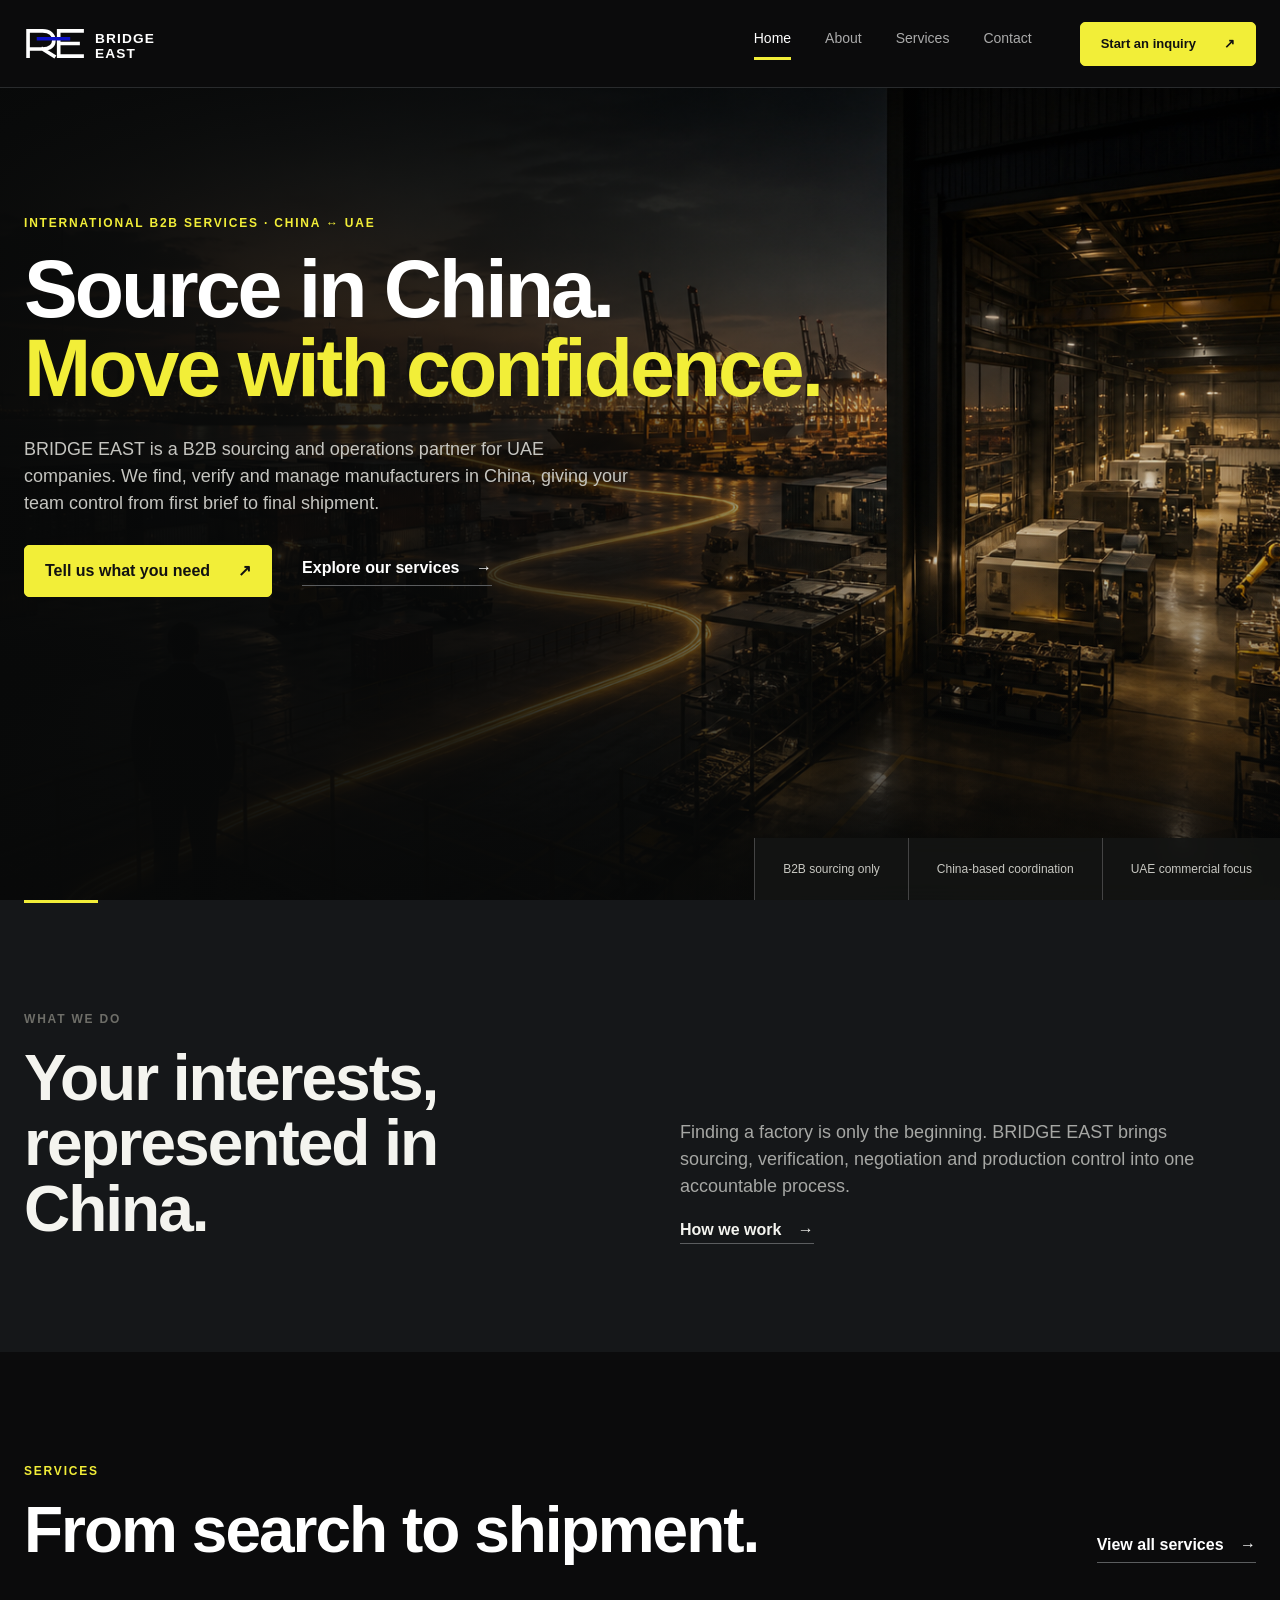
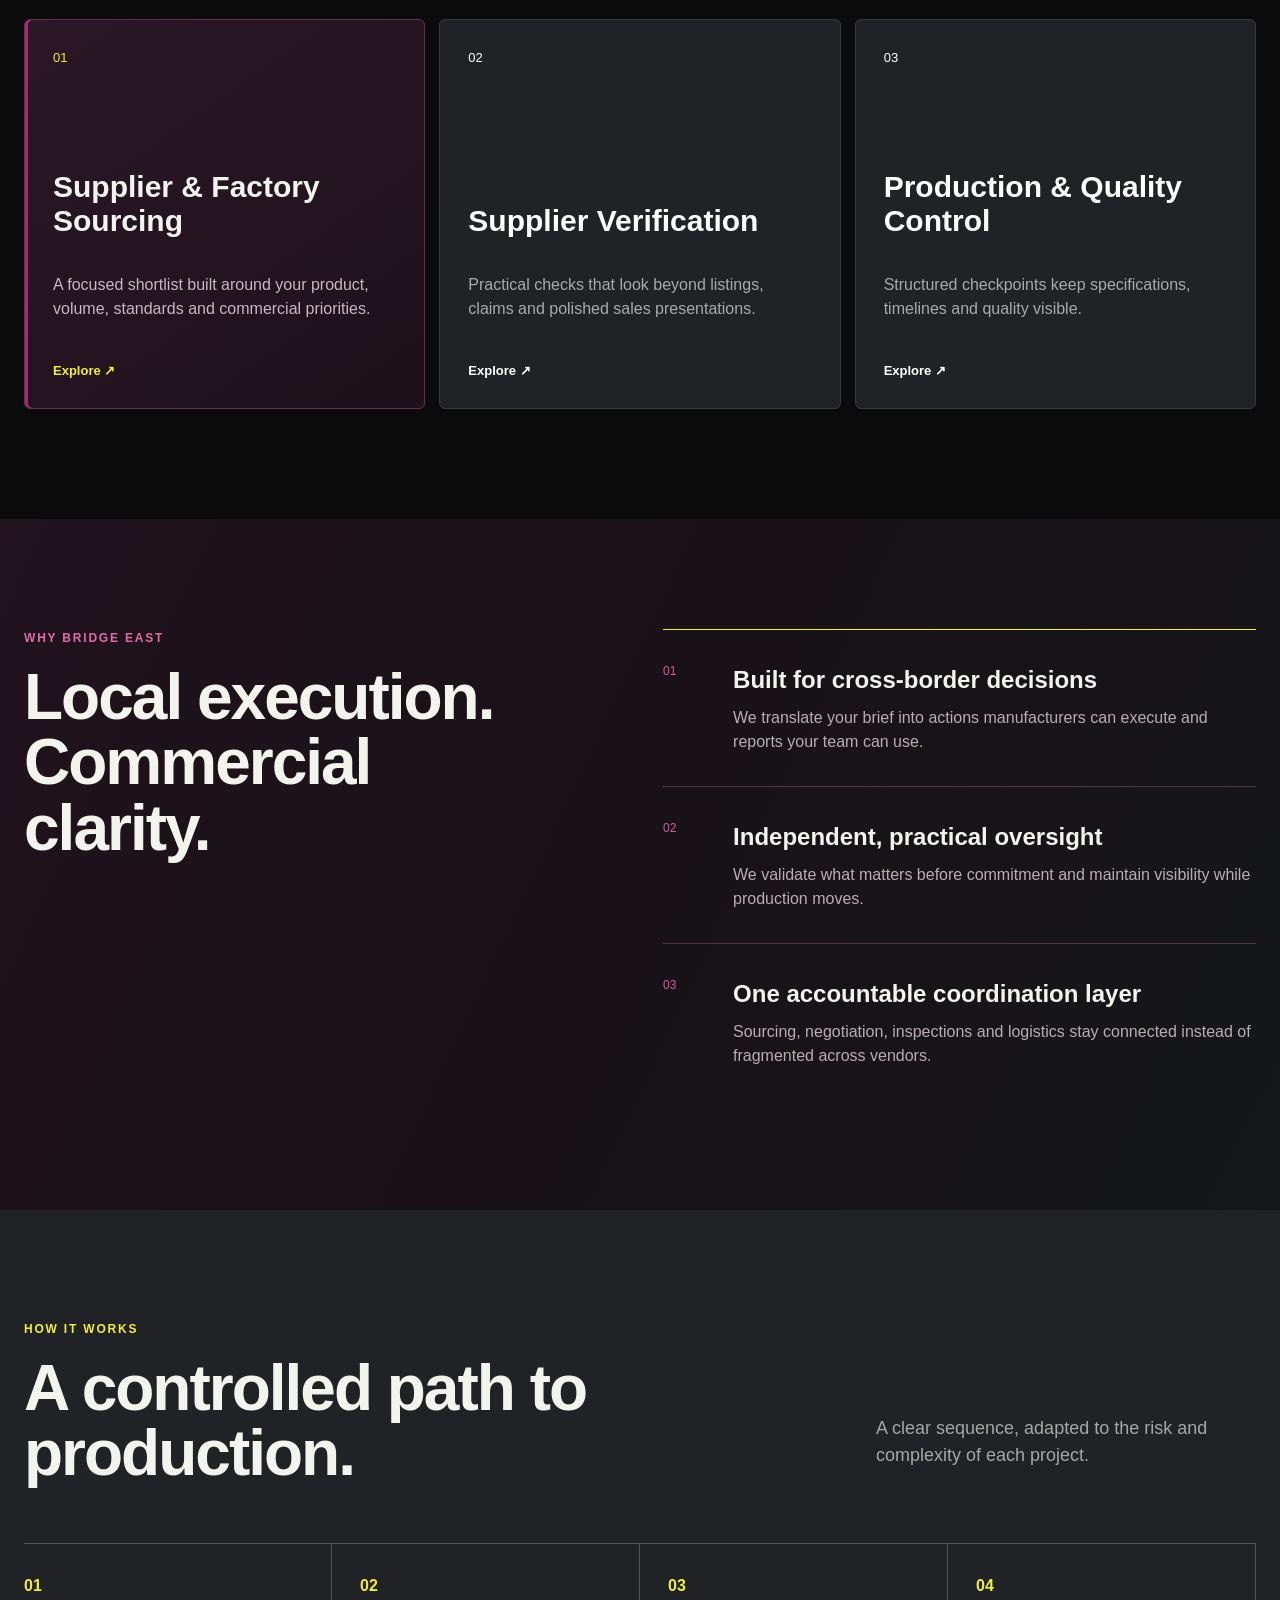
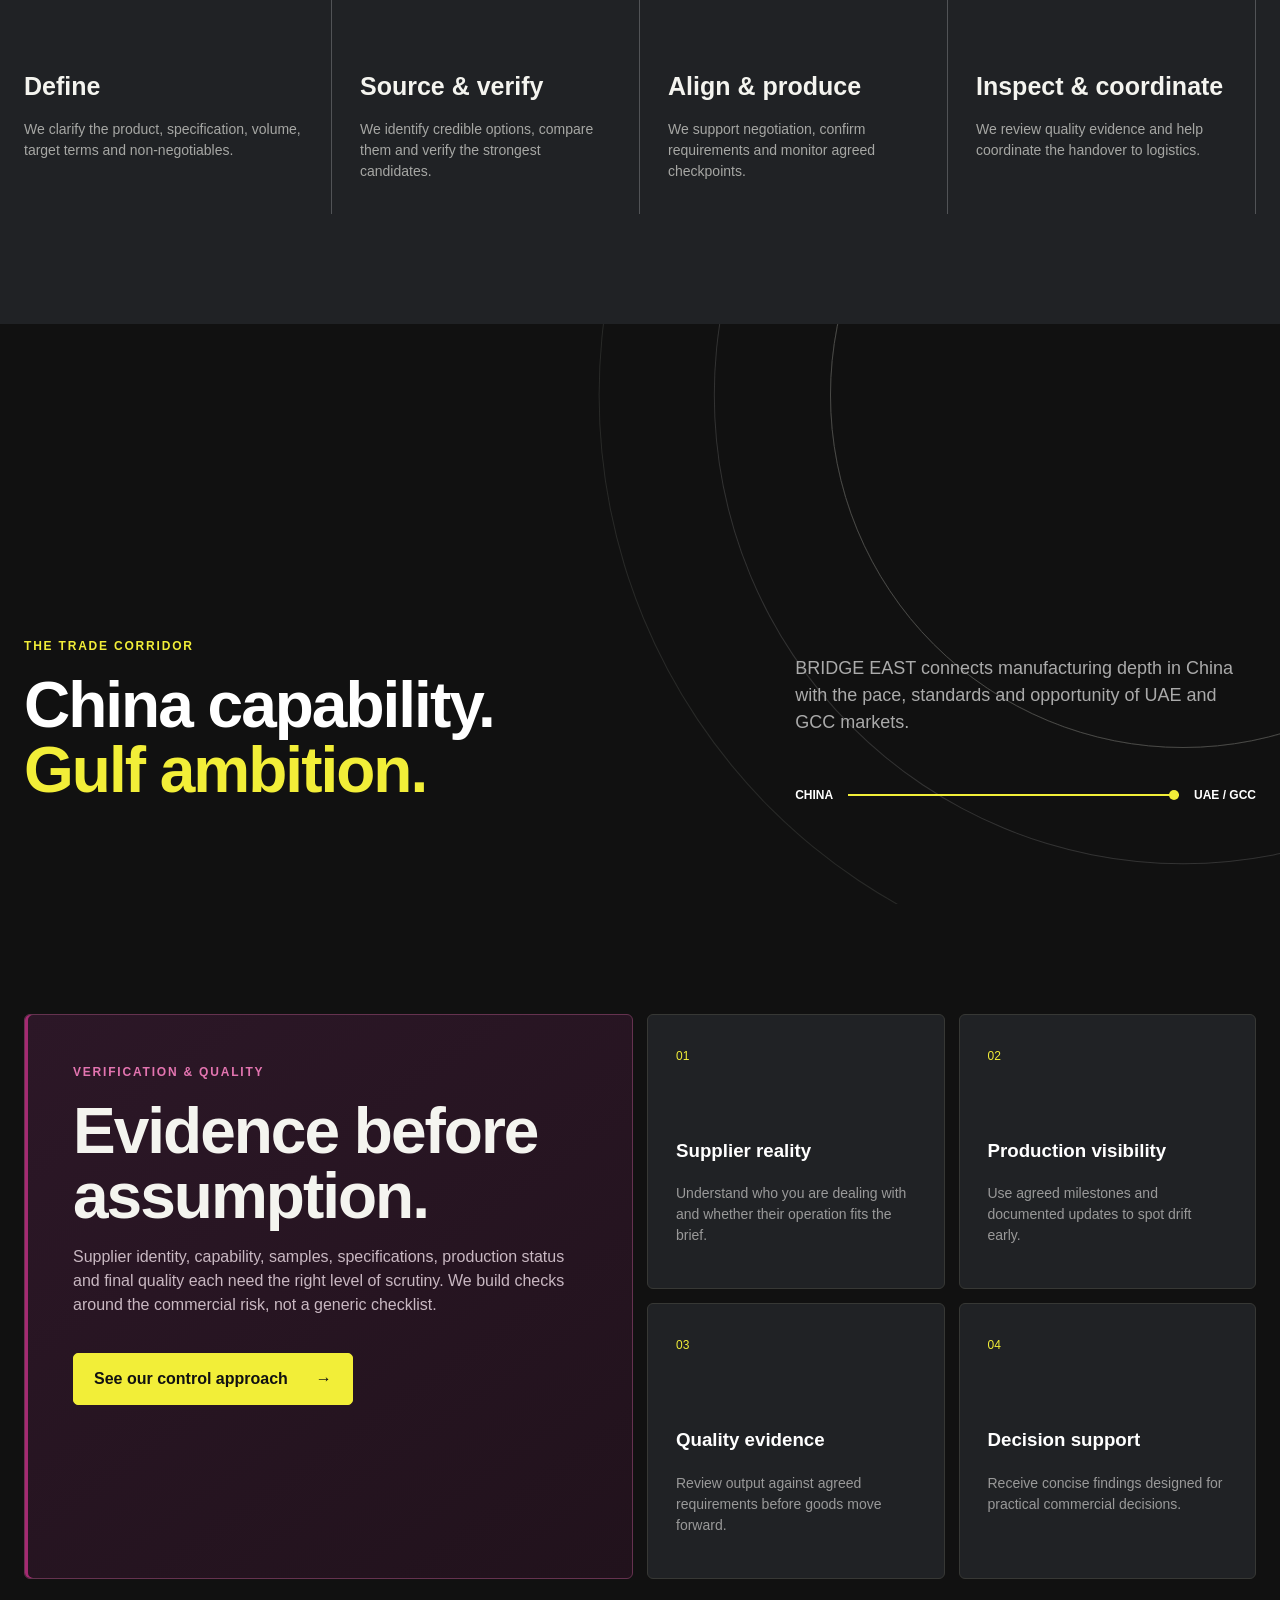
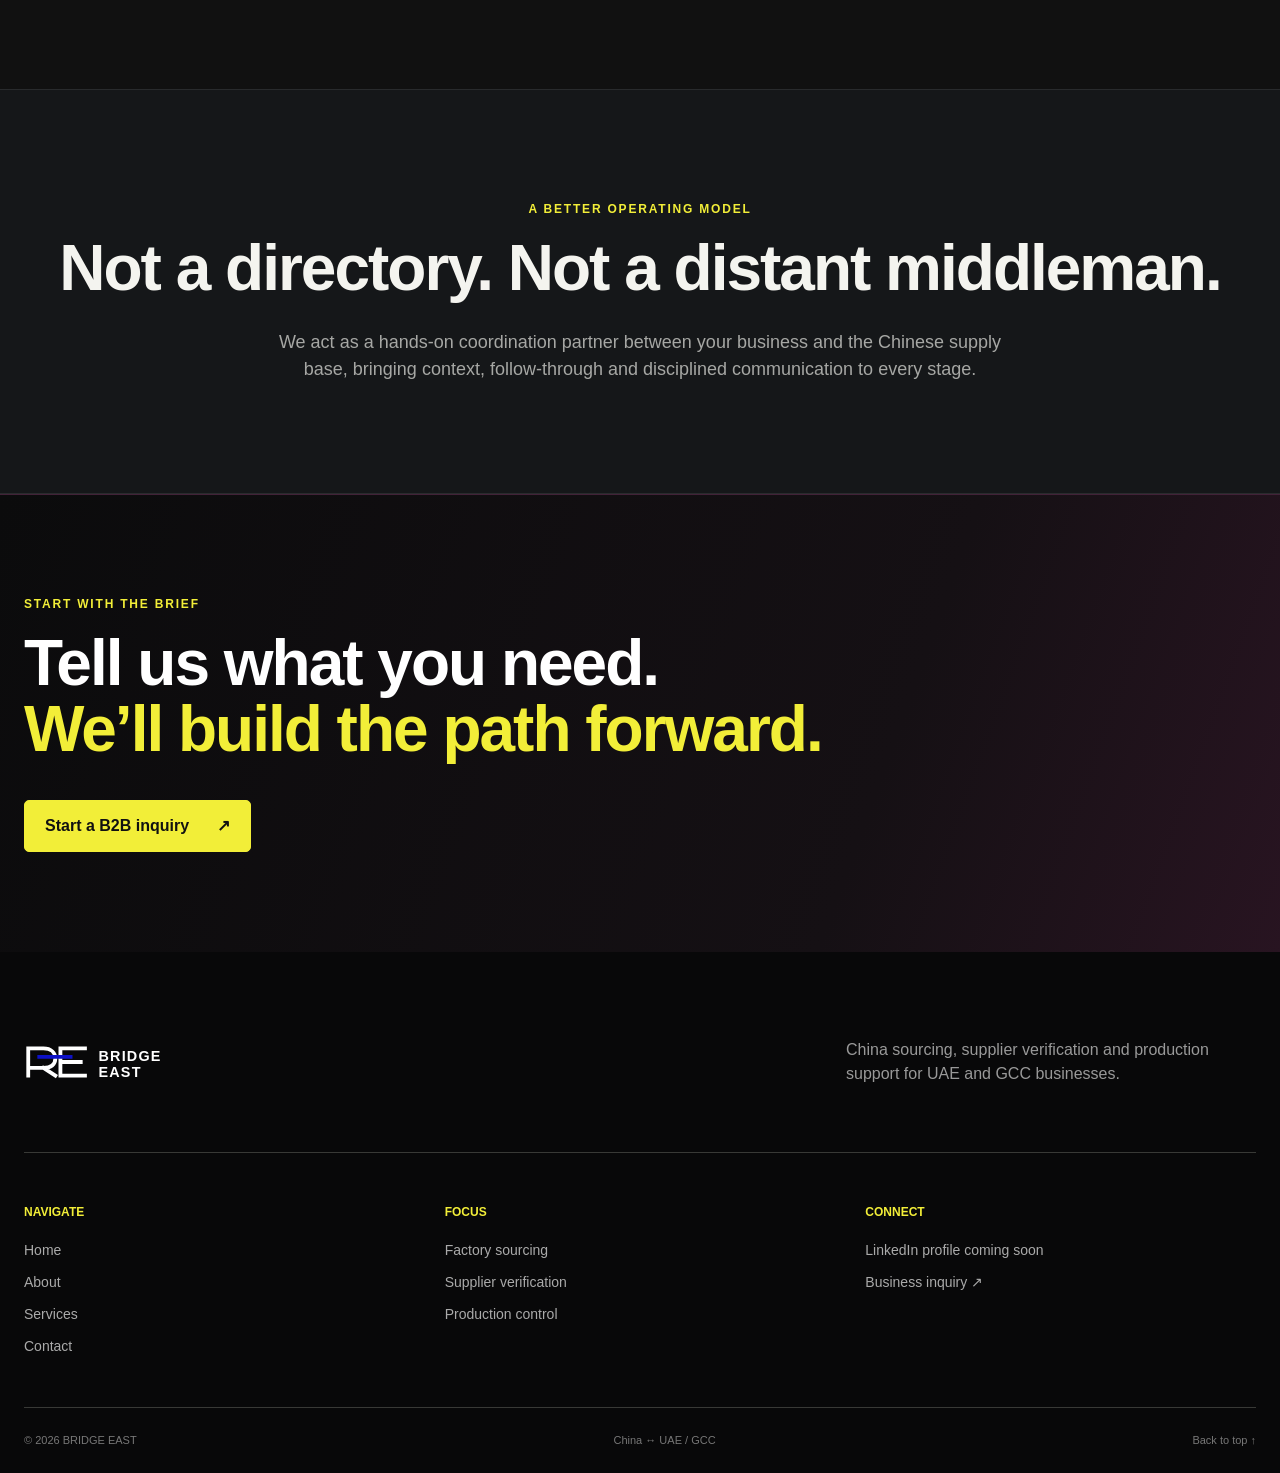
<file: index.html>
<!doctype html><html lang="en"><head><meta charset="utf-8"><meta name="viewport" content="width=device-width,initial-scale=1"><title>Bridge East | China Sourcing & Supplier Verification for UAE and GCC</title><meta name="description" content="Bridge East finds, verifies and manages manufacturers in China for B2B buyers in the UAE and GCC."><meta property="og:title" content="Bridge East | China to UAE/GCC"><meta property="og:description" content="Confident sourcing, verification and production oversight in China."><meta property="og:type" content="website"><link rel="icon" href="assets/favicon.svg"><link rel="stylesheet" href="styles.css"></head><body>
<header class="header"><a class="logo" href="index.html" aria-label="Bridge East home"><img src="assets/logo.svg" alt="Bridge East"></a><nav class="nav" aria-label="Primary"><a class="active" href="index.html">Home</a><a href="about.html">About</a><a href="services.html">Services</a><a href="contact.html">Contact</a></nav><a class="button button-small desktop-cta" href="contact.html">Start an inquiry <span>↗</span></a><button class="menu-toggle" aria-label="Open menu" aria-expanded="false"><span></span><span></span></button></header>
<main><section class="hero"><img class="hero-image" src="assets/bridge-east-hero.png" alt="Manufacturing, port logistics and a Gulf city connected by a luminous route"><div class="hero-shade"></div><div class="hero-content"><p class="kicker light">International B2B services · China ↔ UAE</p><h1>Source in China.<br><em>Move with confidence.</em></h1><p>BRIDGE EAST is a B2B sourcing and operations partner for UAE companies. We find, verify and manage manufacturers in China, giving your team control from first brief to final shipment.</p><div class="hero-actions"><a class="button" href="contact.html">Tell us what you need <span>↗</span></a><a class="text-link light" href="services.html">Explore our services <span>→</span></a></div></div><div class="hero-proof"><span>B2B sourcing only</span><span>China-based coordination</span><span>UAE commercial focus</span></div></section>
<section class="section intro-band"><div><p class="kicker">What we do</p><h2>Your interests,<br>represented in China.</h2></div><div class="lead-copy"><p>Finding a factory is only the beginning. BRIDGE EAST brings sourcing, verification, negotiation and production control into one accountable process.</p><a class="text-link" href="about.html">How we work <span>→</span></a></div></section>
<section class="section dark-section"><div class="section-head"><div><p class="kicker light">Services</p><h2>From search to shipment.</h2></div><a class="text-link light" href="services.html">View all services <span>→</span></a></div><div class="service-grid"><a class="service-card accent" href="services.html#sourcing"><span>01</span><h3>Supplier & Factory Sourcing</h3><p>A focused shortlist built around your product, volume, standards and commercial priorities.</p><b>Explore ↗</b></a><a class="service-card" href="services.html#verification"><span>02</span><h3>Supplier Verification</h3><p>Practical checks that look beyond listings, claims and polished sales presentations.</p><b>Explore ↗</b></a><a class="service-card" href="services.html#production"><span>03</span><h3>Production & Quality Control</h3><p>Structured checkpoints keep specifications, timelines and quality visible.</p><b>Explore ↗</b></a></div></section>
<section class="section reason-section"><div class="reason-title"><p class="kicker">Why Bridge East</p><h2>Local execution.<br>Commercial clarity.</h2></div><div class="reason-list"><article><span>01</span><div><h3>Built for cross-border decisions</h3><p>We translate your brief into actions manufacturers can execute and reports your team can use.</p></div></article><article><span>02</span><div><h3>Independent, practical oversight</h3><p>We validate what matters before commitment and maintain visibility while production moves.</p></div></article><article><span>03</span><div><h3>One accountable coordination layer</h3><p>Sourcing, negotiation, inspections and logistics stay connected instead of fragmented across vendors.</p></div></article></div></section>
<section class="section process"><div class="section-head"><div><p class="kicker">How it works</p><h2>A controlled path to production.</h2></div><p class="section-note">A clear sequence, adapted to the risk and complexity of each project.</p></div><ol class="process-grid"><li><b>01</b><h3>Define</h3><p>We clarify the product, specification, volume, target terms and non-negotiables.</p></li><li><b>02</b><h3>Source & verify</h3><p>We identify credible options, compare them and verify the strongest candidates.</p></li><li><b>03</b><h3>Align & produce</h3><p>We support negotiation, confirm requirements and monitor agreed checkpoints.</p></li><li><b>04</b><h3>Inspect & coordinate</h3><p>We review quality evidence and help coordinate the handover to logistics.</p></li></ol></section>
<section class="corridor"><div><p class="kicker light">The trade corridor</p><h2>China capability.<br><em>Gulf ambition.</em></h2></div><div><p>BRIDGE EAST connects manufacturing depth in China with the pace, standards and opportunity of UAE and GCC markets.</p><div class="route" aria-label="China to UAE and GCC route"><span>CHINA</span><i></i><span>UAE / GCC</span></div></div></section>
<section class="section quality"><div class="quality-panel"><p class="kicker light">Verification & quality</p><h2>Evidence before assumption.</h2><p>Supplier identity, capability, samples, specifications, production status and final quality each need the right level of scrutiny. We build checks around the commercial risk, not a generic checklist.</p><a class="button button-light" href="services.html#verification">See our control approach <span>→</span></a></div><div class="quality-grid"><article><span>01</span><h3>Supplier reality</h3><p>Understand who you are dealing with and whether their operation fits the brief.</p></article><article><span>02</span><h3>Production visibility</h3><p>Use agreed milestones and documented updates to spot drift early.</p></article><article><span>03</span><h3>Quality evidence</h3><p>Review output against agreed requirements before goods move forward.</p></article><article><span>04</span><h3>Decision support</h3><p>Receive concise findings designed for practical commercial decisions.</p></article></div></section>
<section class="section trust"><p class="kicker">A better operating model</p><h2>Not a directory. Not a distant middleman.</h2><p>We act as a hands-on coordination partner between your business and the Chinese supply base, bringing context, follow-through and disciplined communication to every stage.</p></section>
<section class="final-cta"><p class="kicker light">Start with the brief</p><h2>Tell us what you need.<br><em>We’ll build the path forward.</em></h2><a class="button" href="contact.html">Start a B2B inquiry <span>↗</span></a></section></main>
<footer class="footer"><div class="footer-top"><img src="assets/logo.svg" alt="Bridge East"><p>China sourcing, supplier verification and production support for UAE and GCC businesses.</p></div><div class="footer-links"><div><b>Navigate</b><a href="index.html">Home</a><a href="about.html">About</a><a href="services.html">Services</a><a href="contact.html">Contact</a></div><div><b>Focus</b><a href="services.html#sourcing">Factory sourcing</a><a href="services.html#verification">Supplier verification</a><a href="services.html#production">Production control</a></div><div><b>Connect</b><span>LinkedIn profile coming soon</span><a href="contact.html">Business inquiry ↗</a></div></div><div class="footer-bottom"><span>© <span data-year></span> BRIDGE EAST</span><span>China ↔ UAE / GCC</span><a href="#">Back to top ↑</a></div></footer><script src="script.js"></script></body></html>
</file>
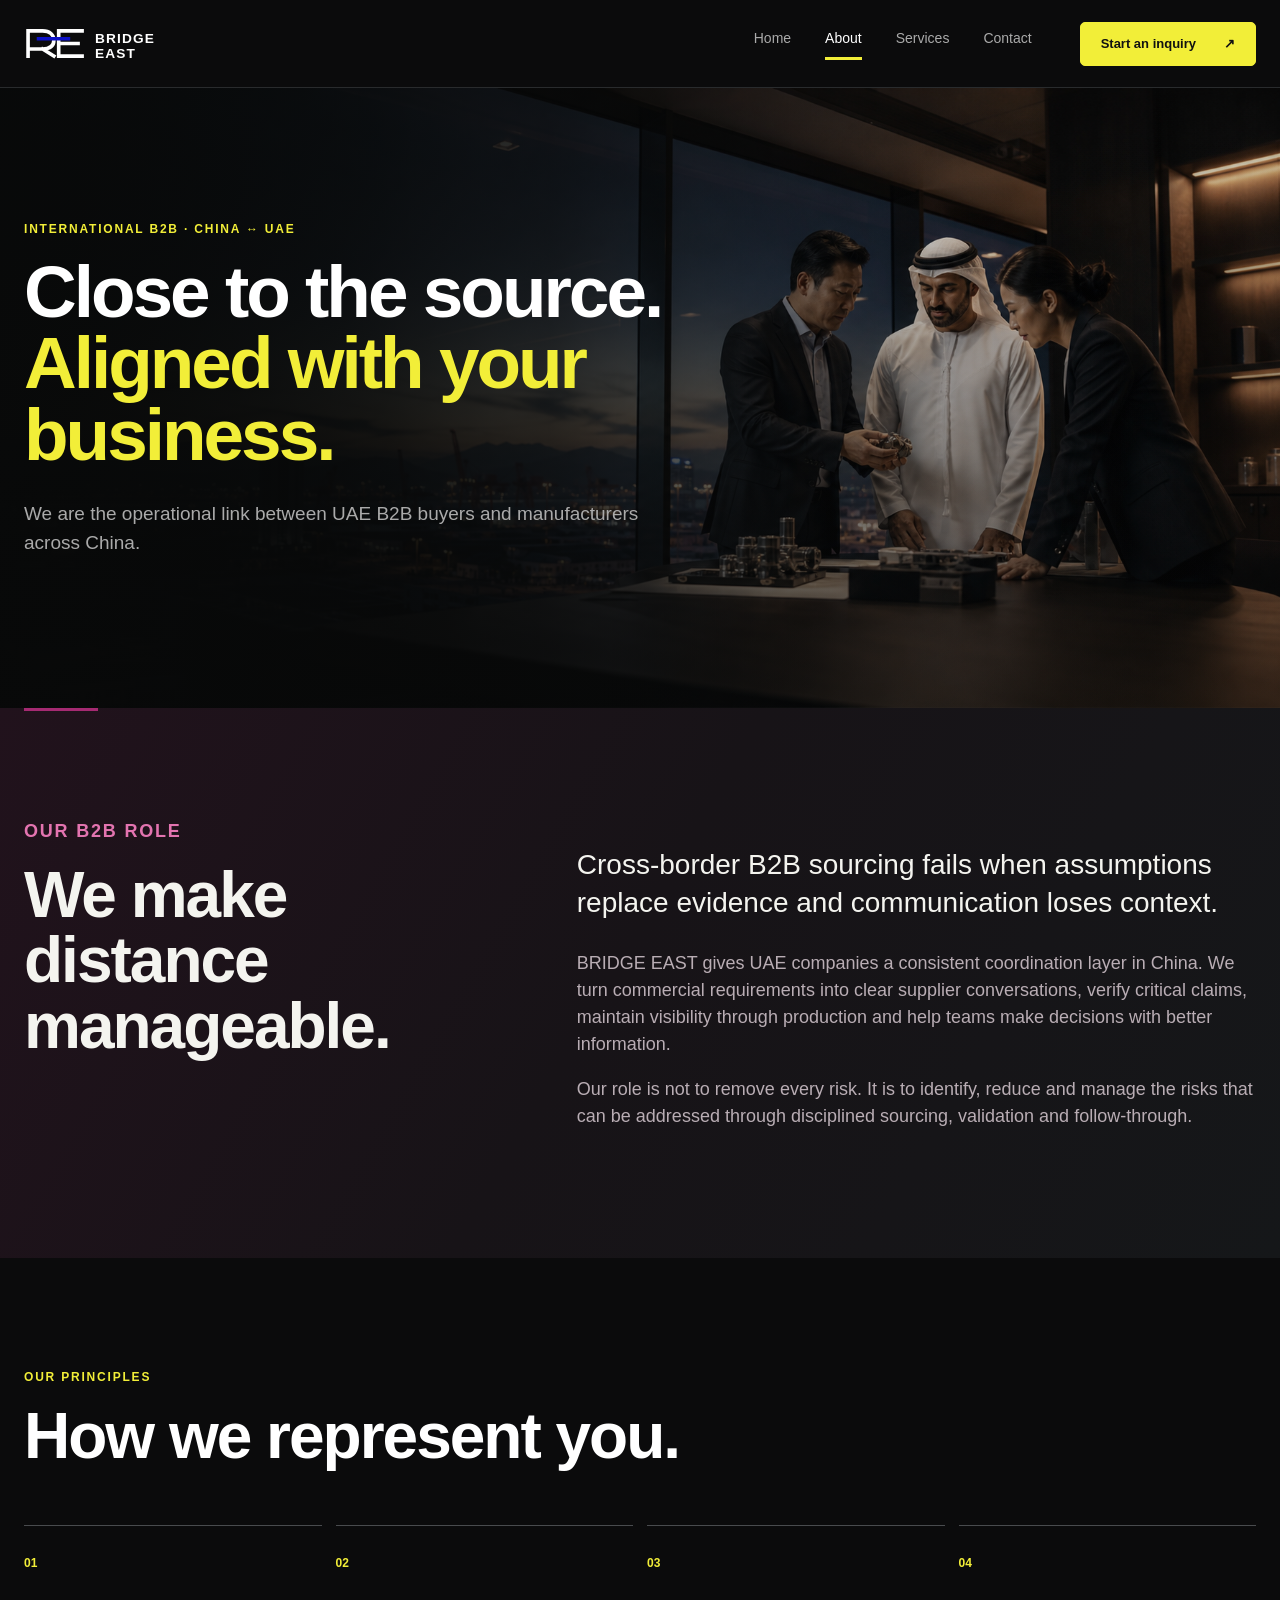
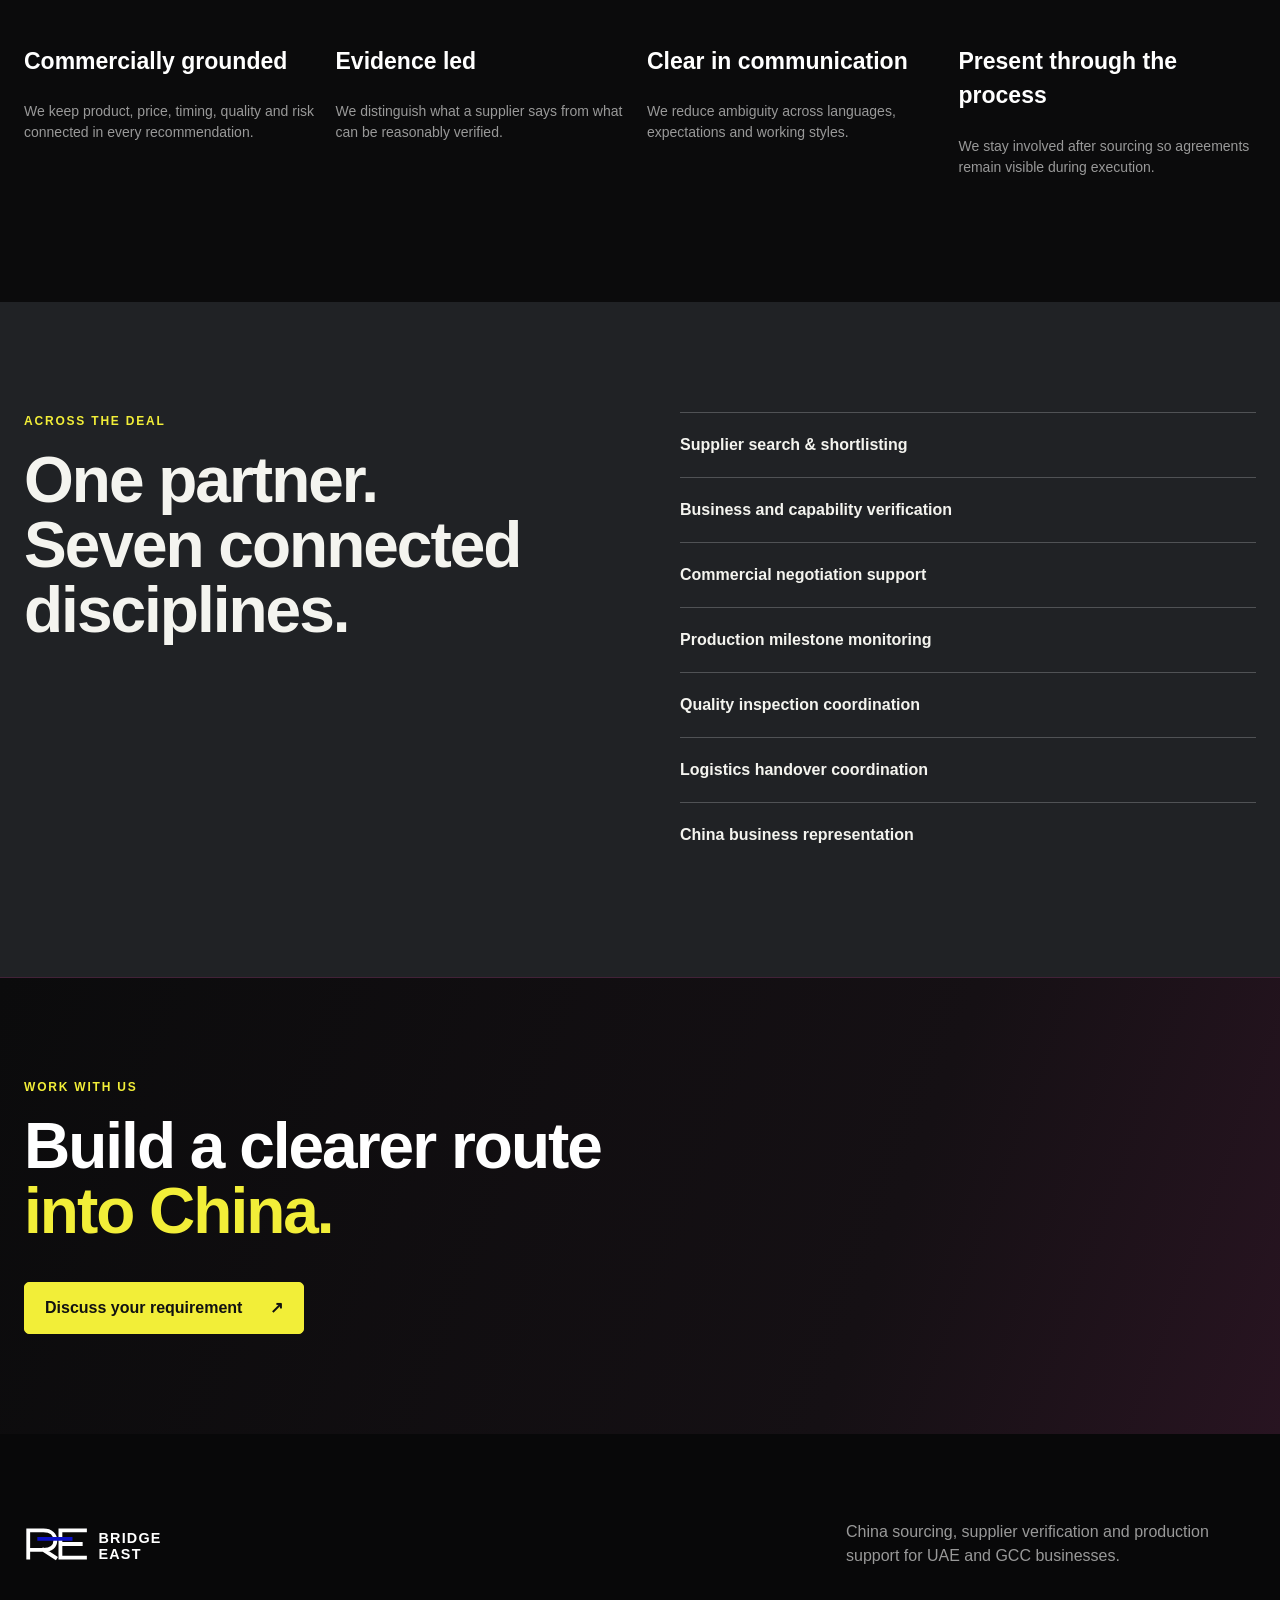
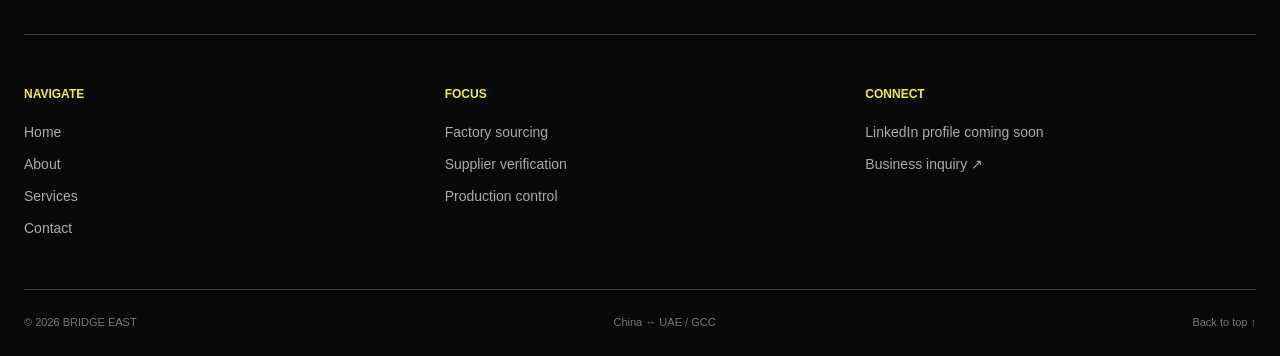
<file: about.html>
<!doctype html><html lang="en"><head><meta charset="utf-8"><meta name="viewport" content="width=device-width,initial-scale=1"><title>About Bridge East | Your Business Partner in China</title><meta name="description" content="Learn how Bridge East represents UAE and GCC businesses across sourcing, negotiation, production and quality control in China."><meta property="og:title" content="About Bridge East"><meta property="og:description" content="A disciplined operating partner between your business and Chinese manufacturers."><meta property="og:type" content="website"><link rel="icon" href="assets/favicon.svg"><link rel="stylesheet" href="styles.css"></head><body><header class="header dark-header"><a class="logo" href="index.html"><img src="assets/logo.svg" alt="Bridge East"></a><nav class="nav"><a href="index.html">Home</a><a class="active" href="about.html">About</a><a href="services.html">Services</a><a href="contact.html">Contact</a></nav><a class="button button-small desktop-cta" href="contact.html">Start an inquiry <span>↗</span></a><button class="menu-toggle" aria-label="Open menu" aria-expanded="false"><span></span><span></span></button></header><main><section class="page-hero visual-page-hero"><img src="assets/about-hero.png" alt="Chinese and Emirati business leaders reviewing precision components in a China port district"><div class="page-hero-shade"></div><div class="page-hero-copy"><p class="kicker light">International B2B · China ↔ UAE</p><h1>Close to the source.<br><em>Aligned with your business.</em></h1><p>We are the operational link between UAE B2B buyers and manufacturers across China.</p></div></section><section class="section editorial"><div><p class="kicker">Our B2B role</p><h2>We make distance manageable.</h2></div><div><p class="big-copy">Cross-border B2B sourcing fails when assumptions replace evidence and communication loses context.</p><p>BRIDGE EAST gives UAE companies a consistent coordination layer in China. We turn commercial requirements into clear supplier conversations, verify critical claims, maintain visibility through production and help teams make decisions with better information.</p><p>Our role is not to remove every risk. It is to identify, reduce and manage the risks that can be addressed through disciplined sourcing, validation and follow-through.</p></div></section><section class="section dark-section"><div class="section-head"><div><p class="kicker light">Our principles</p><h2>How we represent you.</h2></div></div><div class="value-grid"><article><b>01</b><h3>Commercially grounded</h3><p>We keep product, price, timing, quality and risk connected in every recommendation.</p></article><article><b>02</b><h3>Evidence led</h3><p>We distinguish what a supplier says from what can be reasonably verified.</p></article><article><b>03</b><h3>Clear in communication</h3><p>We reduce ambiguity across languages, expectations and working styles.</p></article><article><b>04</b><h3>Present through the process</h3><p>We stay involved after sourcing so agreements remain visible during execution.</p></article></div></section><section class="section work-split"><div><p class="kicker">Across the deal</p><h2>One partner.<br>Seven connected disciplines.</h2></div><div class="stack-list"><span>Supplier search & shortlisting</span><span>Business and capability verification</span><span>Commercial negotiation support</span><span>Production milestone monitoring</span><span>Quality inspection coordination</span><span>Logistics handover coordination</span><span>China business representation</span></div></section><section class="final-cta"><p class="kicker light">Work with us</p><h2>Build a clearer route<br><em>into China.</em></h2><a class="button" href="contact.html">Discuss your requirement <span>↗</span></a></section></main><footer class="footer"><div class="footer-top"><img src="assets/logo.svg" alt="Bridge East"><p>China sourcing, supplier verification and production support for UAE and GCC businesses.</p></div><div class="footer-links"><div><b>Navigate</b><a href="index.html">Home</a><a href="about.html">About</a><a href="services.html">Services</a><a href="contact.html">Contact</a></div><div><b>Focus</b><a href="services.html#sourcing">Factory sourcing</a><a href="services.html#verification">Supplier verification</a><a href="services.html#production">Production control</a></div><div><b>Connect</b><span>LinkedIn profile coming soon</span><a href="contact.html">Business inquiry ↗</a></div></div><div class="footer-bottom"><span>© <span data-year></span> BRIDGE EAST</span><span>China ↔ UAE / GCC</span><a href="#">Back to top ↑</a></div></footer><script src="script.js"></script></body></html>
</file>
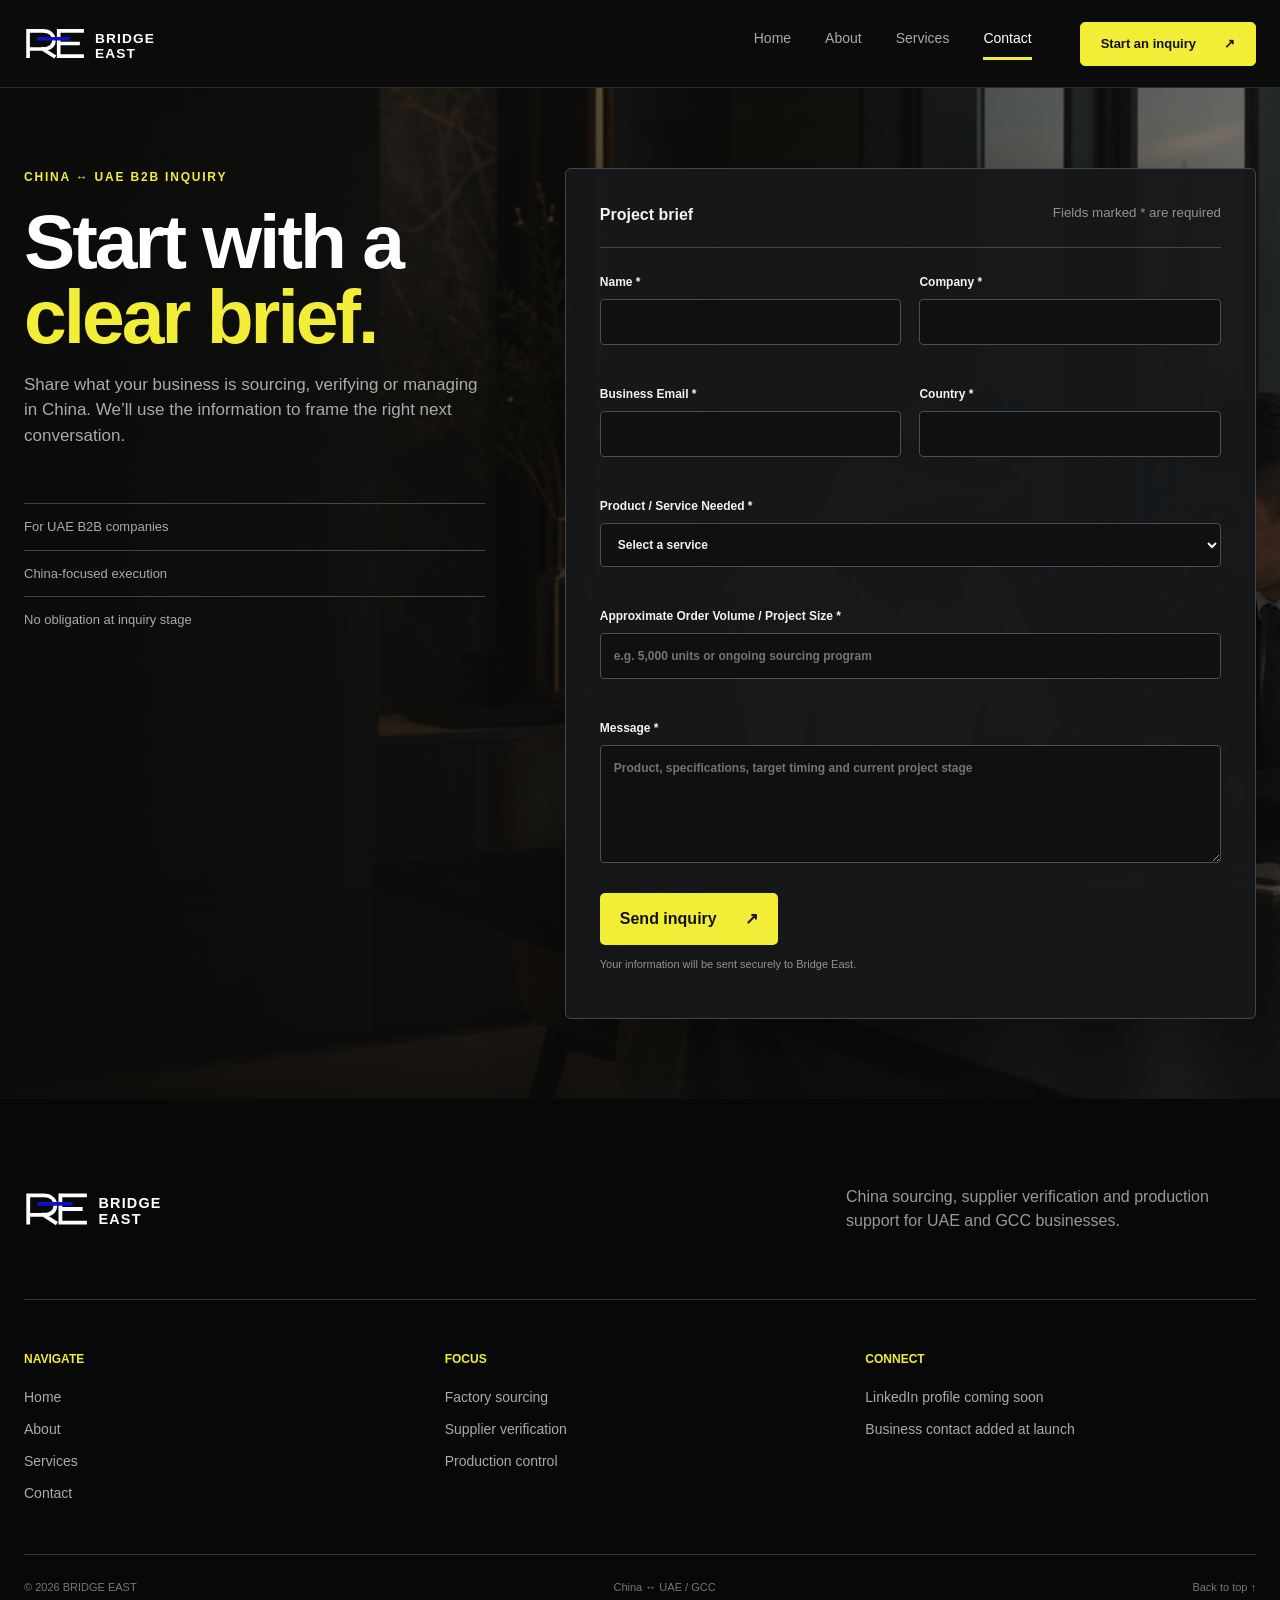
<file: contact.html>
<!doctype html><html lang="en"><head><meta charset="utf-8"><meta name="viewport" content="width=device-width,initial-scale=1"><title>Start a China Sourcing Inquiry | Bridge East</title><meta name="description" content="Tell Bridge East about your China sourcing, supplier verification or production support requirement."><meta property="og:title" content="Contact Bridge East"><meta property="og:description" content="Start a B2B inquiry for China sourcing and supplier support."><meta property="og:type" content="website"><link rel="icon" href="assets/favicon.svg"><link rel="stylesheet" href="styles.css"></head><body><header class="header dark-header"><a class="logo" href="index.html"><img src="assets/logo.svg" alt="Bridge East"></a><nav class="nav"><a href="index.html">Home</a><a href="about.html">About</a><a href="services.html">Services</a><a class="active" href="contact.html">Contact</a></nav><a class="button button-small desktop-cta" href="contact.html">Start an inquiry <span>↗</span></a><button class="menu-toggle" aria-label="Open menu" aria-expanded="false"><span></span><span></span></button></header><main><section class="contact-hero"><img class="contact-hero-image" src="assets/contact-hero.png" alt="Emirati executive and Chinese sourcing advisor discussing a product brief in Dubai"><div class="contact-hero-shade"></div><div class="contact-copy"><p class="kicker light">China ↔ UAE B2B inquiry</p><h1>Start with a<br><em>clear brief.</em></h1><p>Share what your business is sourcing, verifying or managing in China. We’ll use the information to frame the right next conversation.</p><div class="contact-notes"><span>For UAE B2B companies</span><span>China-focused execution</span><span>No obligation at inquiry stage</span></div></div><form id="inquiry-form" action="https://formspree.io/f/mqpzglag" method="POST" novalidate><div class="form-head"><span>Project brief</span><small>Fields marked * are required</small></div><div class="form-grid"><label>Name *<input name="name" autocomplete="name" required><small class="error"></small></label><label>Company *<input name="company" autocomplete="organization" required><small class="error"></small></label><label>Business Email *<input name="email" type="email" autocomplete="email" required><small class="error"></small></label><label>Country *<input name="country" autocomplete="country-name" required><small class="error"></small></label><label class="full">Product / Service Needed *<select name="service" required><option value="">Select a service</option><option>Supplier & Factory Sourcing</option><option>Supplier Verification</option><option>Negotiation Support</option><option>Production Monitoring</option><option>Quality Inspection</option><option>Logistics Coordination</option><option>China Business Representation</option><option>Multiple services / Not sure</option></select><small class="error"></small></label><label class="full">Approximate Order Volume / Project Size *<input name="volume" placeholder="e.g. 5,000 units or ongoing sourcing program" required><small class="error"></small></label><label class="full">Message *<textarea name="message" rows="5" placeholder="Product, specifications, target timing and current project stage" required minlength="20"></textarea><small class="error"></small></label></div><button class="button submit-button" type="submit">Send inquiry <span>↗</span></button><p class="form-disclaimer">Your information will be sent securely to Bridge East.</p><div class="form-error" role="alert" tabindex="-1" hidden><b>We could not send your inquiry.</b><p>Please try again. Your information has not been cleared.</p></div><div class="success" role="status" tabindex="-1"><b>Inquiry sent successfully.</b><p>Thank you. Bridge East has received your project brief and will review it shortly.</p><button type="button" class="reset-form">Send another inquiry</button></div></form></section></main><footer class="footer"><div class="footer-top"><img src="assets/logo.svg" alt="Bridge East"><p>China sourcing, supplier verification and production support for UAE and GCC businesses.</p></div><div class="footer-links"><div><b>Navigate</b><a href="index.html">Home</a><a href="about.html">About</a><a href="services.html">Services</a><a href="contact.html">Contact</a></div><div><b>Focus</b><a href="services.html#sourcing">Factory sourcing</a><a href="services.html#verification">Supplier verification</a><a href="services.html#production">Production control</a></div><div><b>Connect</b><span>LinkedIn profile coming soon</span><span>Business contact added at launch</span></div></div><div class="footer-bottom"><span>© <span data-year></span> BRIDGE EAST</span><span>China ↔ UAE / GCC</span><a href="#">Back to top ↑</a></div></footer><script src="script.js"></script></body></html>
</file>
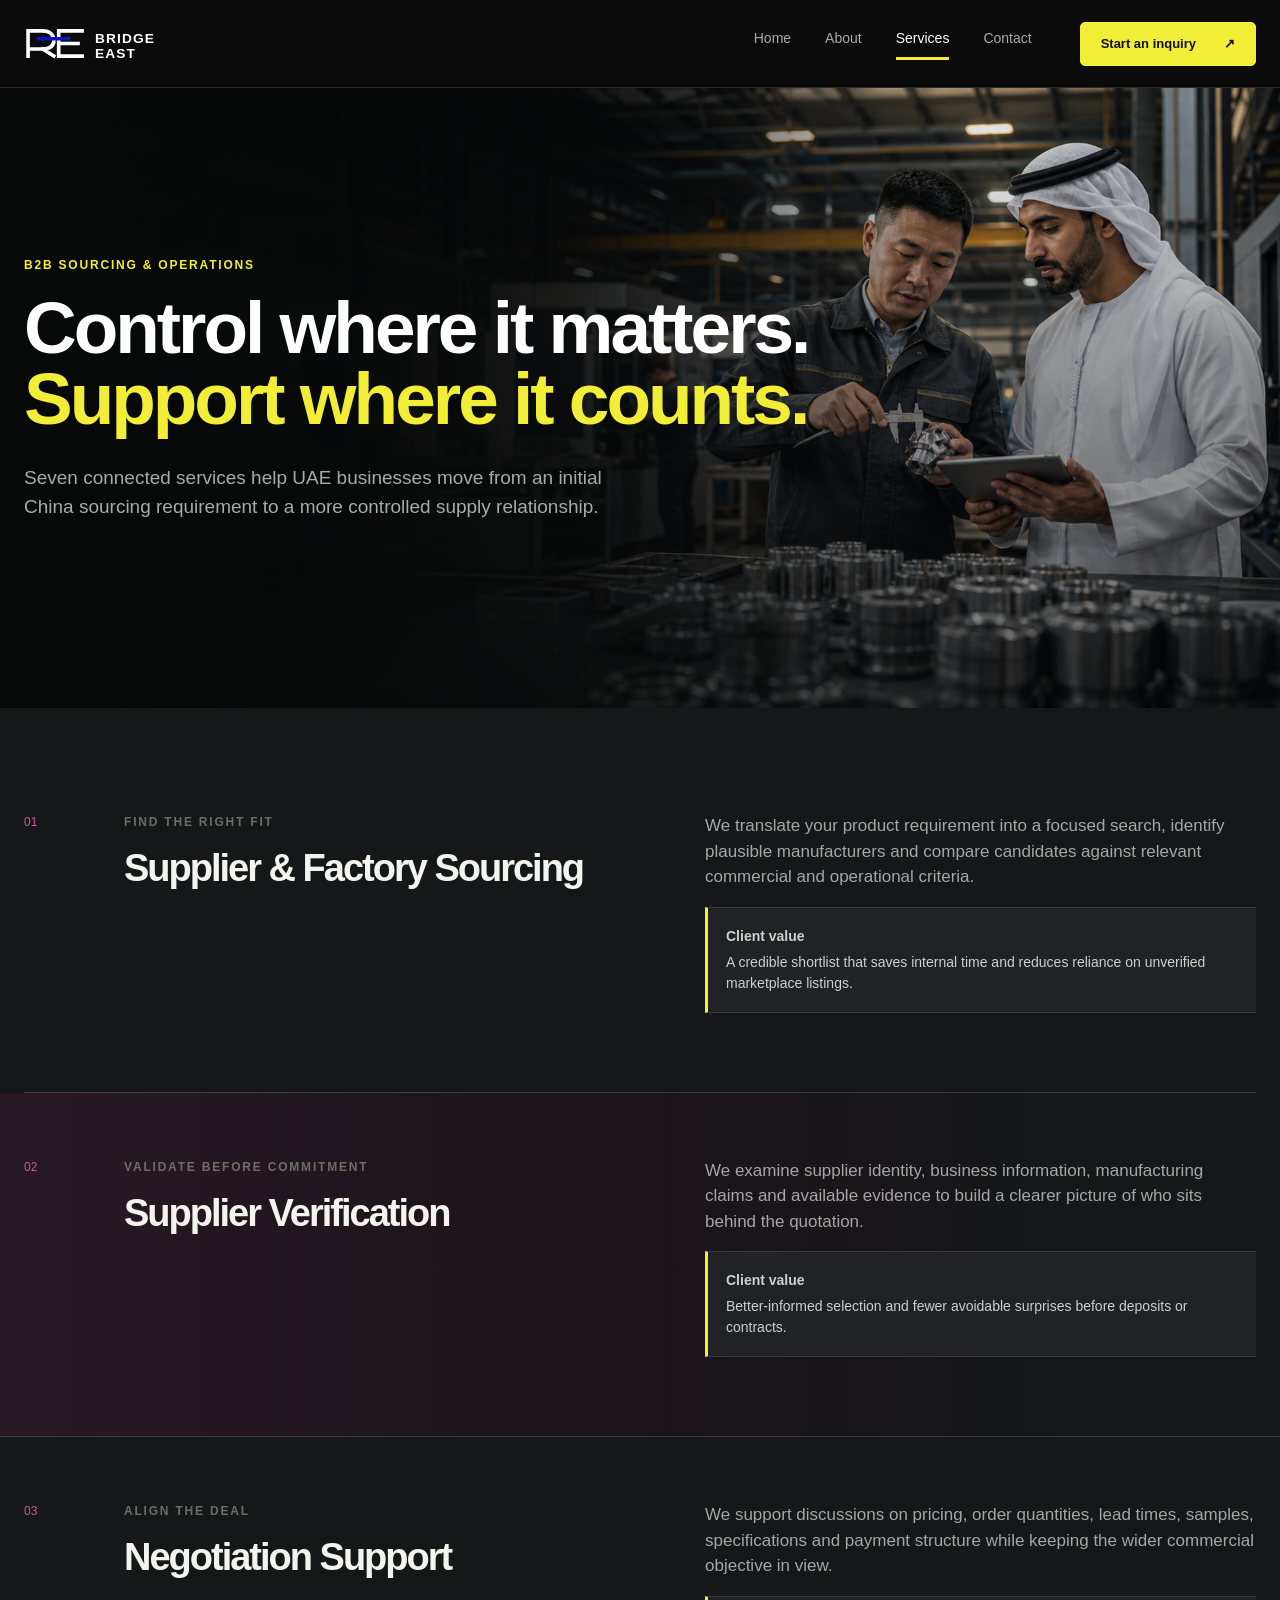
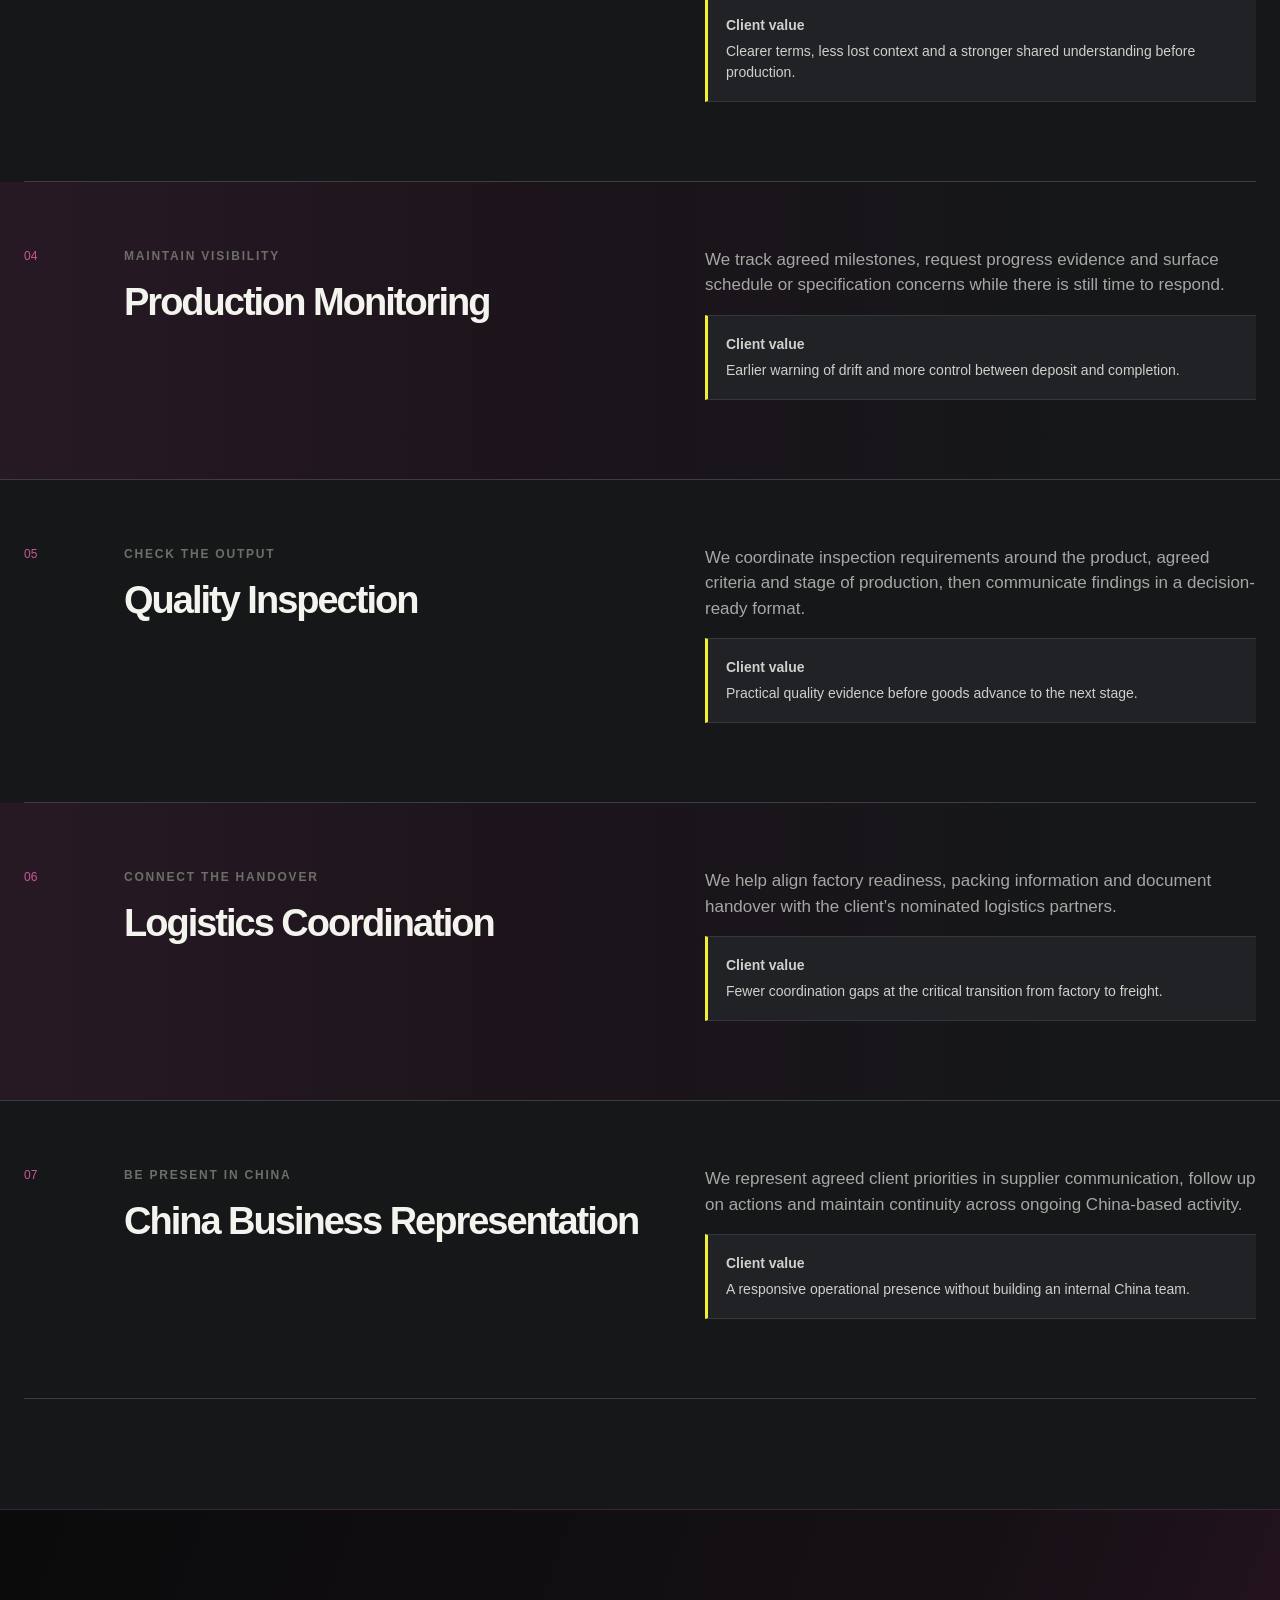
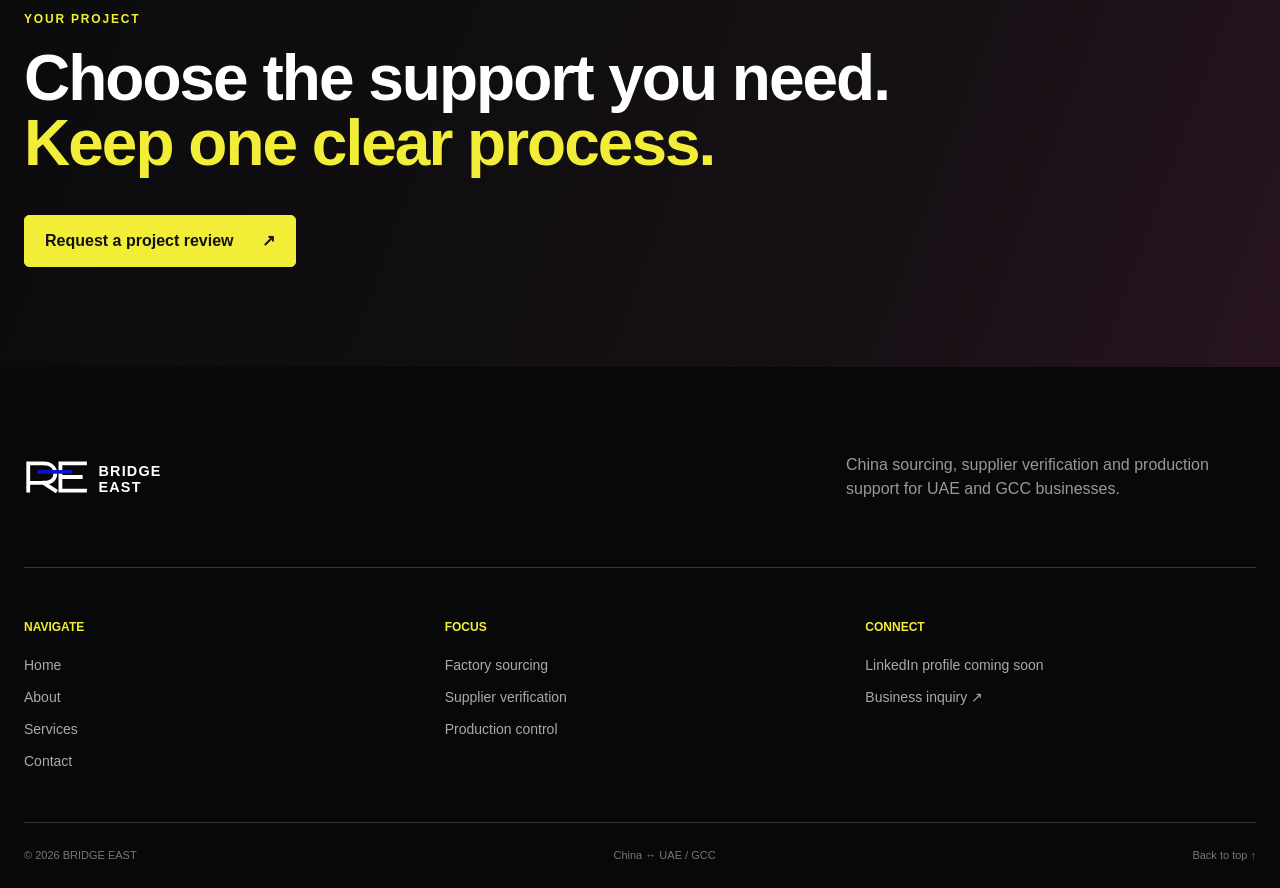
<file: services.html>
<!doctype html><html lang="en"><head><meta charset="utf-8"><meta name="viewport" content="width=device-width,initial-scale=1"><title>China Sourcing & Quality Services | Bridge East</title><meta name="description" content="Supplier sourcing, verification, negotiation, production monitoring, quality inspection and logistics coordination in China."><meta property="og:title" content="Bridge East Services"><meta property="og:description" content="Connected sourcing and production services for B2B buyers in UAE and GCC."><meta property="og:type" content="website"><link rel="icon" href="assets/favicon.svg"><link rel="stylesheet" href="styles.css"></head><body><header class="header dark-header"><a class="logo" href="index.html"><img src="assets/logo.svg" alt="Bridge East"></a><nav class="nav"><a href="index.html">Home</a><a href="about.html">About</a><a class="active" href="services.html">Services</a><a href="contact.html">Contact</a></nav><a class="button button-small desktop-cta" href="contact.html">Start an inquiry <span>↗</span></a><button class="menu-toggle" aria-label="Open menu" aria-expanded="false"><span></span><span></span></button></header><main><section class="page-hero visual-page-hero"><img src="assets/services-hero.png" alt="Chinese quality engineer and Emirati business representative inspecting a precision component"><div class="page-hero-shade"></div><div class="page-hero-copy"><p class="kicker light">B2B sourcing &amp; operations</p><h1>Control where it matters.<br><em>Support where it counts.</em></h1><p>Seven connected services help UAE businesses move from an initial China sourcing requirement to a more controlled supply relationship.</p></div></section><section class="section service-list"><article id="sourcing"><span>01</span><div><p class="kicker">Find the right fit</p><h2>Supplier & Factory Sourcing</h2></div><div><p>We translate your product requirement into a focused search, identify plausible manufacturers and compare candidates against relevant commercial and operational criteria.</p><p class="benefit"><b>Client value</b> A credible shortlist that saves internal time and reduces reliance on unverified marketplace listings.</p></div></article><article id="verification"><span>02</span><div><p class="kicker">Validate before commitment</p><h2>Supplier Verification</h2></div><div><p>We examine supplier identity, business information, manufacturing claims and available evidence to build a clearer picture of who sits behind the quotation.</p><p class="benefit"><b>Client value</b> Better-informed selection and fewer avoidable surprises before deposits or contracts.</p></div></article><article><span>03</span><div><p class="kicker">Align the deal</p><h2>Negotiation Support</h2></div><div><p>We support discussions on pricing, order quantities, lead times, samples, specifications and payment structure while keeping the wider commercial objective in view.</p><p class="benefit"><b>Client value</b> Clearer terms, less lost context and a stronger shared understanding before production.</p></div></article><article id="production"><span>04</span><div><p class="kicker">Maintain visibility</p><h2>Production Monitoring</h2></div><div><p>We track agreed milestones, request progress evidence and surface schedule or specification concerns while there is still time to respond.</p><p class="benefit"><b>Client value</b> Earlier warning of drift and more control between deposit and completion.</p></div></article><article><span>05</span><div><p class="kicker">Check the output</p><h2>Quality Inspection</h2></div><div><p>We coordinate inspection requirements around the product, agreed criteria and stage of production, then communicate findings in a decision-ready format.</p><p class="benefit"><b>Client value</b> Practical quality evidence before goods advance to the next stage.</p></div></article><article><span>06</span><div><p class="kicker">Connect the handover</p><h2>Logistics Coordination</h2></div><div><p>We help align factory readiness, packing information and document handover with the client’s nominated logistics partners.</p><p class="benefit"><b>Client value</b> Fewer coordination gaps at the critical transition from factory to freight.</p></div></article><article><span>07</span><div><p class="kicker">Be present in China</p><h2>China Business Representation</h2></div><div><p>We represent agreed client priorities in supplier communication, follow up on actions and maintain continuity across ongoing China-based activity.</p><p class="benefit"><b>Client value</b> A responsive operational presence without building an internal China team.</p></div></article></section><section class="final-cta"><p class="kicker light">Your project</p><h2>Choose the support you need.<br><em>Keep one clear process.</em></h2><a class="button" href="contact.html">Request a project review <span>↗</span></a></section></main><footer class="footer"><div class="footer-top"><img src="assets/logo.svg" alt="Bridge East"><p>China sourcing, supplier verification and production support for UAE and GCC businesses.</p></div><div class="footer-links"><div><b>Navigate</b><a href="index.html">Home</a><a href="about.html">About</a><a href="services.html">Services</a><a href="contact.html">Contact</a></div><div><b>Focus</b><a href="#sourcing">Factory sourcing</a><a href="#verification">Supplier verification</a><a href="#production">Production control</a></div><div><b>Connect</b><span>LinkedIn profile coming soon</span><a href="contact.html">Business inquiry ↗</a></div></div><div class="footer-bottom"><span>© <span data-year></span> BRIDGE EAST</span><span>China ↔ UAE / GCC</span><a href="#">Back to top ↑</a></div></footer><script src="script.js"></script></body></html>
</file>
<file: styles.css>
:root{--ink:#171817;--paper:#f5f5f0;--white:#fff;--acid:#f2ee38;--muted:#9a9a94;--line:#3a3b38;--violet:#d3b9fa;--green:#cfe9c9;--max:1240px}*{box-sizing:border-box}html{scroll-behavior:smooth}body{margin:0;background:var(--paper);color:var(--ink);font-family:Arial,"Helvetica Neue",sans-serif;line-height:1.5;overflow-x:hidden}a{color:inherit;text-decoration:none}img{display:block;max-width:100%}button,input,select,textarea{font:inherit}.header{height:88px;padding:0 max(24px,calc((100vw - var(--max))/2));display:flex;align-items:center;gap:48px;background:#121313;color:#fff;position:relative;z-index:20}.logo{width:200px;color:#fff}.logo img{width:100%}.nav{display:flex;gap:34px;margin-left:auto}.nav a{font-size:14px;color:#aaa;transition:.2s}.nav a:hover,.nav a.active{color:#fff}.nav a.active:after{content:"";display:block;height:3px;background:var(--acid);margin-top:8px}.button{min-height:52px;padding:0 20px;display:inline-flex;align-items:center;justify-content:space-between;gap:28px;background:var(--acid);color:#111;border:1px solid var(--acid);border-radius:5px;font-weight:800;cursor:pointer;transition:.2s}.button:hover{background:#fff;border-color:#fff;transform:translateY(-2px)}.button-small{min-height:44px;font-size:13px}.menu-toggle{display:none;background:none;border:0;width:44px;height:44px;padding:10px}.menu-toggle span{display:block;height:2px;background:white;margin:7px 0}.hero{height:min(820px,calc(100vh - 88px));min-height:680px;position:relative;color:#fff}.hero-image,.hero-shade{position:absolute;inset:0;width:100%;height:100%;object-fit:cover}.hero-shade{background:linear-gradient(90deg,rgba(8,9,9,.96) 0%,rgba(8,9,9,.78) 37%,rgba(8,9,9,.12) 74%),linear-gradient(0deg,rgba(8,9,9,.78),transparent 50%)}.hero-content{position:relative;z-index:2;width:min(var(--max),calc(100% - 48px));margin:auto;padding-top:clamp(90px,14vh,150px)}.kicker{margin:0 0 18px;color:#6e6e68;font-size:12px;font-weight:800;text-transform:uppercase;letter-spacing:1.8px}.kicker.light{color:var(--acid)}h1,h2,h3,p{letter-spacing:0}h1{max-width:900px;margin:0;font-size:clamp(54px,6.3vw,96px);line-height:.98;letter-spacing:-3px}h1 em,h2 em{font-style:normal;color:var(--acid)}.hero-content>p:not(.kicker){max-width:610px;margin:28px 0;color:#c5c5c0;font-size:18px}.hero-actions{display:flex;align-items:center;gap:30px}.text-link{font-weight:700;border-bottom:1px solid #888;padding-bottom:5px}.text-link.light{color:white}.text-link span{margin-left:12px}.hero-proof{position:absolute;z-index:2;bottom:0;right:0;display:flex;background:rgba(20,21,20,.88);backdrop-filter:blur(10px)}.hero-proof span{padding:22px 28px;border-left:1px solid #444;font-size:12px;color:#c8c8c2}.section{padding:110px max(24px,calc((100vw - var(--max))/2))}.intro-band{display:grid;grid-template-columns:1fr 1fr;gap:80px;align-items:end}.section h2,.corridor h2,.final-cta h2{font-size:clamp(40px,5vw,68px);line-height:1.02;margin:0;letter-spacing:-2px}.lead-copy{max-width:560px}.lead-copy p,.editorial p,.section-note{font-size:18px;color:#62635f}.dark-section{background:var(--ink);color:white}.section-head{display:flex;justify-content:space-between;align-items:end;gap:30px;margin-bottom:56px}.service-grid{display:grid;grid-template-columns:repeat(3,1fr);gap:14px}.service-card{min-height:390px;padding:28px;display:flex;flex-direction:column;border:1px solid var(--line);border-radius:6px;background:#20211f;transition:.25s}.service-card.accent{background:var(--violet);color:#151515}.service-card:hover{transform:translateY(-6px);border-color:#777}.service-card>span{font-size:13px}.service-card h3{margin:auto 0 18px;font-size:30px;line-height:1.15}.service-card p{color:#aaa}.service-card.accent p{color:#3b3345}.service-card b{margin-top:24px;font-size:13px}.reason-section{display:grid;grid-template-columns:1fr 1.1fr;gap:100px}.reason-title{position:sticky;top:40px;align-self:start}.reason-list article{display:grid;grid-template-columns:50px 1fr;gap:20px;padding:32px 0;border-top:1px solid #ccc}.reason-list h3{font-size:24px;margin:0 0 8px}.reason-list p{margin:0;color:#666}.reason-list span{font-size:12px;color:#777}.process{background:#e9e9e3}.section-note{max-width:380px}.process-grid{list-style:none;margin:0;padding:0;display:grid;grid-template-columns:repeat(4,1fr);border-top:1px solid #b8b8b3}.process-grid li{padding:30px 28px 10px 0;border-right:1px solid #b8b8b3;min-height:270px}.process-grid li+li{padding-left:28px}.process-grid b{color:#888}.process-grid h3{font-size:25px;margin:70px 0 10px}.process-grid p{color:#666;font-size:14px}.corridor{min-height:580px;padding:100px max(24px,calc((100vw - var(--max))/2));display:grid;grid-template-columns:1.2fr .8fr;align-items:end;gap:80px;background:#111;color:#fff;position:relative;overflow:hidden}.corridor:after{content:"";position:absolute;width:55vw;height:55vw;border:1px solid #4a4a47;border-radius:50%;right:-20vw;top:-22vw;box-shadow:0 0 0 9vw #111,0 0 0 calc(9vw + 1px) #333,0 0 0 18vw #111,0 0 0 calc(18vw + 1px) #292a28}.corridor>div{position:relative;z-index:2}.corridor p:not(.kicker){color:#aaa;font-size:18px}.route{display:flex;align-items:center;gap:15px;margin-top:50px;font-size:12px;font-weight:800}.route i{height:2px;background:var(--acid);flex:1;position:relative}.route i:after{content:"";position:absolute;right:0;top:-4px;width:10px;height:10px;border-radius:50%;background:var(--acid)}.quality{display:grid;grid-template-columns:1fr 1fr;gap:14px;background:#111}.quality-panel{background:var(--violet);padding:48px;border-radius:6px;color:#171817}.quality-panel .kicker{color:#564773}.quality-panel p{max-width:520px}.button-light{background:#171817;border-color:#171817;color:#fff;margin-top:20px}.quality-grid{display:grid;grid-template-columns:1fr 1fr;gap:14px}.quality-grid article{background:#222321;color:#fff;padding:28px;border:1px solid #373835;border-radius:6px}.quality-grid span{font-size:12px;color:var(--acid)}.quality-grid h3{margin-top:70px}.quality-grid p{color:#999;font-size:14px}.trust{text-align:center;max-width:1000px;margin:auto}.trust>p:last-child{max-width:740px;margin:28px auto 0;color:#666;font-size:18px}.final-cta{padding:100px max(24px,calc((100vw - var(--max))/2));background:var(--ink);color:white}.final-cta .button{margin-top:38px}.footer{padding:70px max(24px,calc((100vw - var(--max))/2)) 25px;background:#111;color:#fff}.footer-top{display:flex;justify-content:space-between;padding-bottom:50px;border-bottom:1px solid #383936}.footer-top img{width:210px}.footer-top p{max-width:410px;color:#999}.footer-links{display:grid;grid-template-columns:repeat(3,1fr);gap:30px;padding:50px 0}.footer-links>div{display:flex;flex-direction:column;gap:11px}.footer-links b{font-size:12px;color:var(--acid);text-transform:uppercase;margin-bottom:8px}.footer-links a,.footer-links span{color:#aaa;font-size:14px}.footer-links a:hover{color:white}.footer-bottom{display:flex;justify-content:space-between;border-top:1px solid #383936;padding-top:24px;color:#777;font-size:11px}.page-hero{padding:120px max(24px,calc((100vw - var(--max))/2));background:#171817;color:white}.page-hero>p:last-child{font-size:19px;color:#aaa;max-width:620px;margin-top:30px}.editorial{display:grid;grid-template-columns:.8fr 1.2fr;gap:100px}.editorial .big-copy{font-size:28px;color:#171817;line-height:1.35}.value-grid{display:grid;grid-template-columns:repeat(4,1fr);gap:14px}.value-grid article{border-top:1px solid #555;padding-top:24px}.value-grid b{color:var(--acid);font-size:12px}.value-grid h3{font-size:23px;margin-top:70px}.value-grid p{color:#999;font-size:14px}.work-split{display:grid;grid-template-columns:1fr 1fr;gap:80px}.stack-list{display:flex;flex-direction:column}.stack-list span{padding:20px 0;border-top:1px solid #c6c6c0;font-weight:700}.service-list{padding-top:40px}.service-list article{scroll-margin-top:20px;display:grid;grid-template-columns:70px 1fr 1fr;gap:30px;padding:65px 0;border-bottom:1px solid #c7c7c2}.service-list article>span{font-size:12px;color:#777}.service-list h2{font-size:38px}.service-list article>div:last-child>p:first-child{font-size:17px;color:#555;margin-top:0}.benefit{padding:18px;border-left:3px solid var(--acid);background:#e9e9e3;font-size:14px}.benefit b{display:block;margin-bottom:5px}.contact-hero{min-height:calc(100vh - 88px);padding:80px max(24px,calc((100vw - var(--max))/2));background:#171817;color:#fff;display:grid;grid-template-columns:.8fr 1.2fr;gap:80px}.contact-hero h1{font-size:clamp(52px,6vw,82px)}.contact-hero>div>p:not(.kicker){max-width:470px;color:#aaa;font-size:17px}.contact-notes{display:flex;flex-direction:column;margin-top:55px}.contact-notes span{border-top:1px solid #444;padding:13px 0;color:#aaa;font-size:13px}form{background:#f4f4ef;color:#171817;padding:34px;border-radius:6px}.form-head{display:flex;justify-content:space-between;border-bottom:1px solid #ccc;padding-bottom:20px;margin-bottom:25px;font-weight:800}.form-head small{font-weight:400;color:#777}.form-grid{display:grid;grid-template-columns:1fr 1fr;gap:18px}.form-grid label{font-size:12px;font-weight:700}.form-grid .full{grid-column:1/-1}.form-grid input,.form-grid select,.form-grid textarea{display:block;width:100%;margin-top:8px;border:1px solid #bbb;background:#fff;border-radius:4px;padding:13px;color:#171817;outline:none}.form-grid textarea{resize:vertical}.form-grid input:focus,.form-grid select:focus,.form-grid textarea:focus{border-color:#171817;box-shadow:0 0 0 3px rgba(242,238,56,.6)}.form-grid [aria-invalid=true]{border-color:#b62e28}.error{display:block;min-height:18px;color:#b62e28;margin-top:4px;font-weight:500}.submit-button{border:0;margin-top:8px}.form-disclaimer{color:#777;font-size:11px}.success{display:none;background:var(--green);padding:24px;border-radius:4px;margin-top:20px}.success.show{display:block}.success b{font-size:20px}.success p{font-size:13px}.reset-form{border:0;background:transparent;text-decoration:underline;cursor:pointer;padding:0;font-weight:700}:focus-visible{outline:3px solid var(--acid);outline-offset:4px}
.header .logo img,.footer img{filter:invert(1)}
@media(max-width:900px){.header{padding:0 20px}.nav{display:none;position:absolute;top:88px;left:0;right:0;background:#171817;padding:25px 20px;flex-direction:column;gap:20px}.nav.open{display:flex}.desktop-cta{display:none}.menu-toggle{display:block;margin-left:auto}.hero{min-height:720px}.hero-content{padding-top:90px}.hero-proof{left:0;right:0;overflow:auto}.intro-band,.reason-section,.corridor,.editorial,.work-split,.contact-hero{grid-template-columns:1fr}.service-grid{grid-template-columns:1fr}.service-card{min-height:280px}.process-grid,.value-grid{grid-template-columns:1fr 1fr}.quality{grid-template-columns:1fr}.reason-title{position:static}.service-list article{grid-template-columns:50px 1fr}.service-list article>div:last-child{grid-column:2}.contact-hero{gap:40px}.footer-links{grid-template-columns:repeat(2,1fr)}}
@media(max-width:560px){.header{height:76px}.logo{width:165px}.nav{top:76px}h1{font-size:48px;letter-spacing:-1.5px}.hero{height:760px}.hero-content{width:calc(100% - 32px);padding-top:70px}.hero-shade{background:linear-gradient(180deg,rgba(8,9,9,.92),rgba(8,9,9,.55) 70%,rgba(8,9,9,.9))}.hero-actions{align-items:flex-start;flex-direction:column}.hero-proof span{min-width:170px;padding:18px}.section{padding:72px 16px}.section h2,.corridor h2,.final-cta h2{font-size:39px;letter-spacing:-1px}.intro-band,.reason-section,.editorial,.work-split{gap:42px}.section-head{align-items:flex-start;flex-direction:column}.process-grid,.value-grid,.quality-grid{grid-template-columns:1fr}.process-grid li,.process-grid li+li{padding:24px 0;border-right:0;border-bottom:1px solid #bbb;min-height:auto}.process-grid h3{margin-top:35px}.corridor{padding:72px 16px;grid-template-columns:1fr;gap:50px}.quality-panel{padding:28px}.footer{padding:55px 16px 20px}.footer-top{flex-direction:column;gap:25px}.footer-links{grid-template-columns:1fr}.footer-bottom{flex-direction:column;gap:8px}.page-hero{padding:80px 16px}.service-list article{grid-template-columns:35px 1fr;padding:45px 0}.service-list h2{font-size:29px}.contact-hero{padding:60px 16px;grid-template-columns:1fr}.form-grid{grid-template-columns:1fr}.form-grid .full{grid-column:auto}form{padding:22px 16px}.form-head{flex-direction:column;gap:5px}}
@media(prefers-reduced-motion:reduce){*{scroll-behavior:auto!important;transition:none!important}}
.visual-page-hero{height:620px;position:relative;display:flex;align-items:center;overflow:hidden;padding-top:70px;padding-bottom:70px}.visual-page-hero>img,.page-hero-shade{position:absolute;inset:0;width:100%;height:100%;object-fit:cover}.page-hero-shade{background:linear-gradient(90deg,rgba(8,9,9,.96),rgba(8,9,9,.75) 43%,rgba(8,9,9,.08) 76%),linear-gradient(0deg,rgba(8,9,9,.5),transparent)}.page-hero-copy{position:relative;z-index:2;width:min(var(--max),100%);margin:0 auto}.page-hero-copy>p:last-child{font-size:19px;color:#aaa;max-width:620px;margin-top:30px}.page-hero-copy h1{font-size:clamp(52px,5.7vw,84px);max-width:820px}.contact-hero{position:relative;overflow:hidden}.contact-hero-image,.contact-hero-shade{position:absolute;inset:0;width:100%;height:100%;object-fit:cover}.contact-hero-shade{background:linear-gradient(90deg,rgba(10,11,10,.94),rgba(10,11,10,.72) 45%,rgba(10,11,10,.38)),linear-gradient(0deg,rgba(10,11,10,.6),transparent)}.contact-copy,.contact-hero form{position:relative;z-index:2}@media(max-width:560px){.visual-page-hero{height:590px;padding:60px 16px;align-items:flex-end}.page-hero-copy{width:100%}.page-hero-shade{background:linear-gradient(180deg,rgba(8,9,9,.18),rgba(8,9,9,.94) 75%)}.contact-hero-shade{background:linear-gradient(180deg,rgba(10,11,10,.58),rgba(10,11,10,.94) 45%)}.contact-copy{padding-top:190px}}

/* Dark industrial surface system */
:root{--ink:#0b0b0c;--paper:#0b0b0c;--graphite:#151719;--steel:#202225;--burgundy:#21121c;--magenta:#a52a72;--text:#f4f4ef;--text-muted:#a6a7a4;--line:#36383b;--violet:#21121c;--green:#172b22}
body{background:var(--ink);color:var(--text)}
.header{background:#0b0b0c;border-bottom:1px solid #292b2d}
.button:hover{background:#18191a;border-color:var(--acid);color:var(--acid);box-shadow:0 0 0 1px var(--acid)}
.text-link{border-color:#5b5d5f}.text-link:hover{color:var(--acid);border-color:var(--acid)}
.intro-band{background:var(--graphite);color:var(--text);position:relative}
.intro-band:before{content:"";position:absolute;left:max(24px,calc((100vw - var(--max))/2));top:0;width:74px;height:3px;background:var(--acid)}
.lead-copy p,.section-note{color:var(--text-muted)}
.dark-section{background:#0b0b0c}
.service-card{background:var(--steel);border-color:#383a3d}
.service-card.accent{background:linear-gradient(145deg,#2b1726,#1d1119);color:var(--text);border-color:#64304f;box-shadow:inset 3px 0 0 var(--magenta)}
.service-card.accent p{color:#c9b7c2}.service-card.accent>span,.service-card.accent b{color:var(--acid)}
.service-card:hover{border-color:#8d3c6b;box-shadow:0 14px 30px rgba(0,0,0,.22)}
.reason-section{background:linear-gradient(115deg,#21121c 0%,#181217 48%,#151719 100%);color:var(--text)}
.reason-section .kicker{color:#dc6ca9}.reason-list article{border-color:#513446}.reason-list article:first-child{border-top-color:var(--acid)}
.reason-list h3{color:var(--text)}.reason-list p{color:#b9adb4}.reason-list span{color:#d65a9d}
.process{background:var(--steel);color:var(--text)}
.process .kicker,.process-grid b{color:var(--acid)}.process-grid{border-color:#515356}.process-grid li{border-color:#515356}.process-grid p{color:var(--text-muted)}
.quality-panel{background:linear-gradient(145deg,#2c1727,#21121c);color:var(--text);border:1px solid #65324f;box-shadow:inset 3px 0 0 var(--magenta)}
.quality-panel .kicker{color:#e374b0}.quality-panel p{color:#c9b8c2}
.button-light{background:var(--acid);border-color:var(--acid);color:#111}
.quality-grid article{background:var(--steel)}
.trust{max-width:none;margin:0;background:#151719;color:var(--text);border-top:1px solid #292b2d;border-bottom:1px solid #292b2d}
.trust .kicker{color:var(--acid)}.trust>p:last-child{color:var(--text-muted)}
.final-cta{background:linear-gradient(110deg,#0b0b0c 0%,#151014 68%,#281421 100%);border-top:1px solid #422238}
.footer{background:#080809}
.editorial{background:linear-gradient(120deg,#21121c 0%,#171317 48%,#151719 100%);color:var(--text);position:relative}
.editorial:before{content:"";position:absolute;left:max(24px,calc((100vw - var(--max))/2));top:0;width:74px;height:3px;background:var(--magenta)}
.editorial .kicker{color:#e374b0}.editorial .big-copy{color:var(--text)}.editorial p{color:#b9adb4}
.value-grid article{border-color:#494b4e}
.work-split{background:var(--steel);color:var(--text)}
.work-split .kicker{color:var(--acid)}.stack-list span{border-color:#505255}.stack-list span:hover{color:var(--acid);border-color:var(--acid)}
.service-list{background:var(--graphite);color:var(--text)}
.service-list article{border-color:#3b3d40}.service-list article:nth-child(even){margin-left:-24px;margin-right:-24px;padding-left:24px;padding-right:24px;background:linear-gradient(90deg,rgba(165,42,114,.12),rgba(33,18,28,.62),transparent 84%)}
.service-list article>span{color:#ce5797}.service-list article>div:last-child>p:first-child{color:var(--text-muted)}
.benefit{background:#202225;color:#cfd0cc;border-left-color:var(--acid);border-top:1px solid #36383b;border-bottom:1px solid #36383b}
.contact-hero form{background:rgba(21,23,25,.96);color:var(--text);border:1px solid #45474a;box-shadow:0 28px 70px rgba(0,0,0,.38)}
.form-head{border-color:#45474a}.form-head small,.form-disclaimer{color:#929390}
.form-grid input,.form-grid select,.form-grid textarea{background:#0f1011;color:var(--text);border-color:#4b4d50;color-scheme:dark}
.form-grid input::placeholder,.form-grid textarea::placeholder{color:#737572}
.form-grid input:focus,.form-grid select:focus,.form-grid textarea:focus{border-color:var(--acid);box-shadow:0 0 0 2px rgba(242,238,56,.22)}
.success{background:#172b22;color:#e7f2eb;border:1px solid #37634c}
.reset-form{color:var(--acid)}
.submit-button:disabled{cursor:wait;opacity:.7;transform:none}.submit-button.is-submitting{pointer-events:none}.form-error{background:#351b1b;color:#f7dddd;border:1px solid #8b4545;padding:24px;border-radius:4px;margin-top:20px}.form-error[hidden]{display:none}.form-error b{font-size:20px}.form-error p{font-size:13px;margin-bottom:0}
@media(max-width:900px){.service-list article:nth-child(even){margin-left:-16px;margin-right:-16px;padding-left:16px;padding-right:16px}}
@media(max-width:560px){.intro-band:before,.editorial:before{left:16px}.process-grid li,.process-grid li+li{border-color:#515356}.service-list article:nth-child(even){margin-left:-16px;margin-right:-16px}.contact-hero form{background:rgba(21,23,25,.98)}}
</file>
